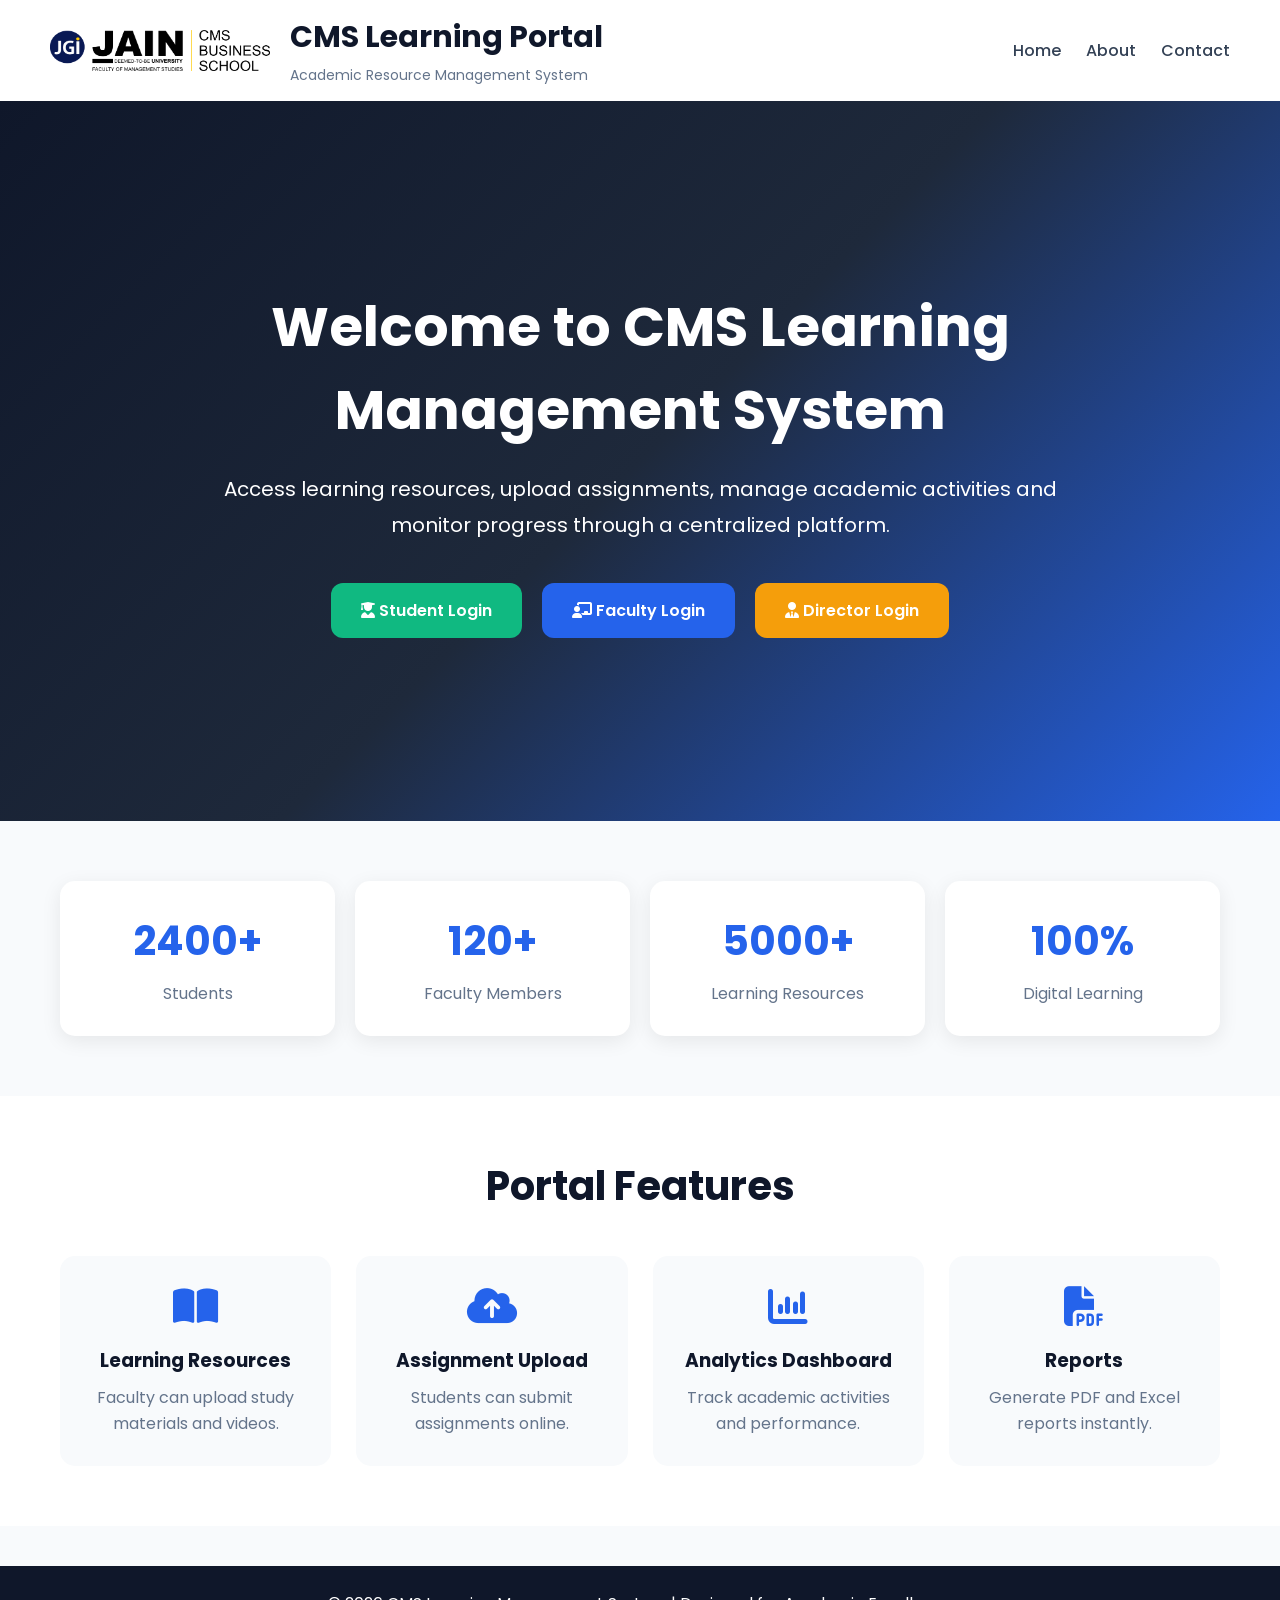
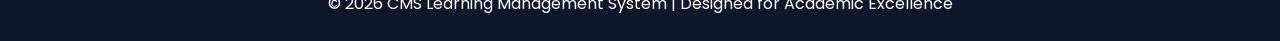
<file: jgi/index.html>
<!DOCTYPE html>
<html lang="en">
<head>
<meta charset="UTF-8">
<meta name="viewport" content="width=device-width, initial-scale=1.0">
<title>CMS Learning Management Portal</title>

<link rel="stylesheet" href="css/style.css">

<link href="https://fonts.googleapis.com/css2?family=Poppins:wght@300;400;500;600;700&display=swap" rel="stylesheet">

<link rel="stylesheet"
href="https://cdnjs.cloudflare.com/ajax/libs/font-awesome/6.5.2/css/all.min.css">

</head>
<body>

<header>
   <div class="logo-section">

       <img src="CMS New Logo (2).png"
         alt="CMS Logo"
         class="cms-logo">
    

    <div class="portal-title">
        <h2>CMS Learning Portal</h2>
        <p>Academic Resource Management System</p>
    </div>

</div>

    <nav>
        <a href="#">Home</a>
        <a href="#">About</a>
        <a href="#">Contact</a>
    </nav>
</header>

<section class="hero">

    <div class="hero-content">
        <h1>Welcome to CMS Learning Management System</h1>

        <p>
            Access learning resources, upload assignments,
            manage academic activities and monitor progress
            through a centralized platform.
        </p>

        <div class="button-group">

            <a href="pages/student-login.html" class="btn student">
                <i class="fa-solid fa-user-graduate"></i>
                Student Login
            </a>

            <a href="pages/faculty-login.html" class="btn faculty">
                <i class="fa-solid fa-chalkboard-user"></i>
                Faculty Login
            </a>

            <a href="pages/director-login.html" class="btn director">
                <i class="fa-solid fa-user-tie"></i>
                Director Login
            </a>

        </div>
    </div>

</section>

<section class="stats">

    <div class="card">
        <h2>2400+</h2>
        <p>Students</p>
    </div>

    <div class="card">
        <h2>120+</h2>
        <p>Faculty Members</p>
    </div>

    <div class="card">
        <h2>5000+</h2>
        <p>Learning Resources</p>
    </div>

    <div class="card">
        <h2>100%</h2>
        <p>Digital Learning</p>
    </div>

</section>

<section class="features">

    <h2>Portal Features</h2>

    <div class="feature-grid">

        <div class="feature-box">
            <i class="fa-solid fa-book-open"></i>
            <h3>Learning Resources</h3>
            <p>Faculty can upload study materials and videos.</p>
        </div>

        <div class="feature-box">
            <i class="fa-solid fa-cloud-arrow-up"></i>
            <h3>Assignment Upload</h3>
            <p>Students can submit assignments online.</p>
        </div>

        <div class="feature-box">
            <i class="fa-solid fa-chart-column"></i>
            <h3>Analytics Dashboard</h3>
            <p>Track academic activities and performance.</p>
        </div>

        <div class="feature-box">
            <i class="fa-solid fa-file-pdf"></i>
            <h3>Reports</h3>
            <p>Generate PDF and Excel reports instantly.</p>
        </div>

    </div>

</section>

<footer>

    <p>
        © 2026 CMS Learning Management System |
        Designed for Academic Excellence
    </p>

</footer>

</body>
</html>
</file>
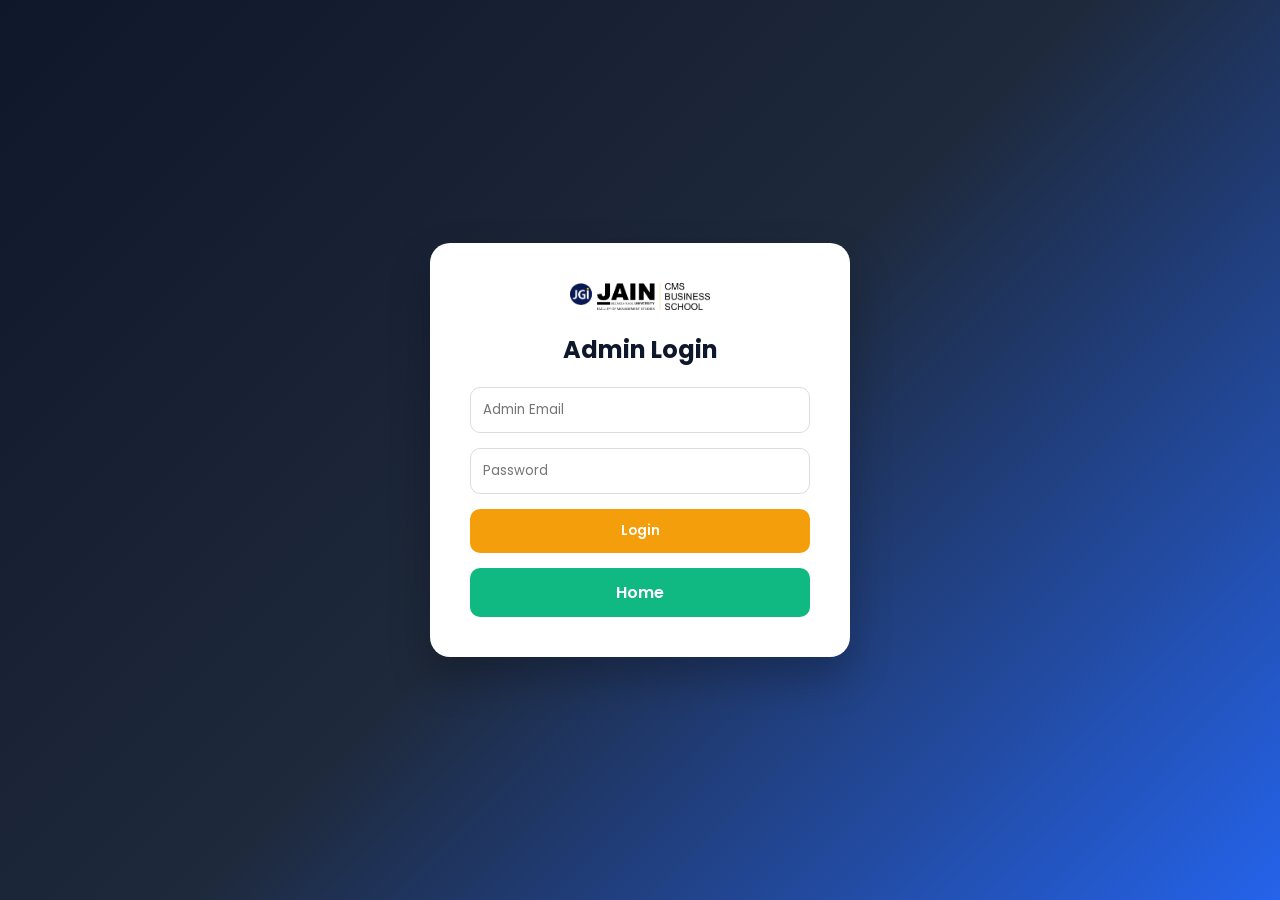
<file: jgi/dashboard/director.html>
<!DOCTYPE html>
<html lang="en">

<head>

<meta charset="UTF-8">
<meta name="viewport"
content="width=device-width, initial-scale=1.0">

<title>Admin Dashboard</title>

<link href="https://fonts.googleapis.com/css2?family=Poppins:wght@300;400;500;600;700&display=swap" rel="stylesheet">

<link rel="stylesheet"
href="https://cdnjs.cloudflare.com/ajax/libs/font-awesome/6.5.2/css/all.min.css">

<style>

*{
margin:0;
padding:0;
box-sizing:border-box;
font-family:'Poppins',sans-serif;
}

body{
background:#f4f7fb;
display:flex;
}

.sidebar{
width:280px;
background:#0f172a;
height:100vh;
position:fixed;
overflow-y:auto;
}

.logo-section{
text-align:center;
padding:20px;
}

.logo-section img{
width:140px;
}

.logo-section h2{
color:white;
margin-top:10px;
}

.sidebar a{
display:block;
padding:15px 25px;
color:white;
text-decoration:none;
}

.sidebar a:hover{
background:#2563eb;
}

.main{
margin-left:280px;
padding:30px;
width:100%;
}

.header,
.card{
background:white;
padding:25px;
border-radius:15px;
box-shadow:0 3px 10px rgba(0,0,0,.08);
margin-bottom:20px;
}

.header h1{
color:#0f172a;
}

.stats{
display:grid;
grid-template-columns:repeat(auto-fit,minmax(220px,1fr));
gap:20px;
margin-bottom:20px;
}

.stat-card{
background:white;
padding:25px;
border-radius:15px;
text-align:center;
box-shadow:0 3px 10px rgba(0,0,0,.08);
}

.stat-card h2{
color:#2563eb;
font-size:36px;
}

table{
width:100%;
border-collapse:collapse;
}

table th,
table td{
padding:12px;
border:1px solid #ddd;
text-align:left;
}

.download{
background:#10b981;
color:white;
padding:10px 15px;
border:none;
border-radius:8px;
cursor:pointer;
margin-right:10px;
}

</style>

</head>

<body>

<div class="sidebar">

<div class="logo-section">

<img
src="CMS New Logo w.png">

<h2>CMS LMS</h2>

</div>

<a href="../index.html">
<i class="fa fa-home"></i>
Home
</a>

<a href="#">
<i class="fa fa-chart-line"></i>
Dashboard
</a>

<a href="#">
<i class="fa fa-users"></i>
Students
</a>

<a href="#">
<i class="fa fa-user-tie"></i>
Faculty
</a>

<a href="#">
<i class="fa fa-star"></i>
Feedback Analytics
</a>

<a href="#">
<i class="fa fa-file"></i>
Reports
</a>

<a href="#"
onclick="logout()">

<i class="fa fa-sign-out"></i>
Logout

</a>

</div>

<div class="main">

<div class="header">

<h1 id="directorName">
Welcome Director
</h1>

<p>
Institution Learning Management Analytics Dashboard
</p>

</div>

<div class="stats">

<div class="stat-card">
<h2>1200</h2>
<p>Total Students</p>
</div>

<div class="stat-card">
<h2>45</h2>
<p>Total Faculty</p>
</div>

<div class="stat-card">
<h2>320</h2>
<p>Assignments Uploaded</p>
</div>

<div class="stat-card">
<h2>2870</h2>
<p>Student Submissions</p>
</div>

</div>

<div class="card">

<h2>Faculty Feedback Analytics</h2>

<table>

<tr>
<th>Faculty</th>
<th>Average Rating</th>
<th>Feedback Count</th>
</tr>

<tr>
<td>Dr. Praveen Gujjar</td>
<td>4.8</td>
<td>320</td>
</tr>

<tr>
<td>Dr. Harsha</td>
<td>4.6</td>
<td>280</td>
</tr>

<tr>
<td>Dr. Krishna Koppa</td>
<td>4.7</td>
<td>250</td>
</tr>

</table>

</div>

<div class="card">

<h2>Reports</h2>

<button class="download">
Download Excel Report
</button>

<button class="download">
Download PDF Report
</button>

</div>

</div>

<script>

const director =
localStorage.getItem(
"directorEmail"
);

if(!director){

window.location.href=
"../pages/director-login.html";

}

document.getElementById(
"directorName"
).innerHTML=
"Welcome : " + director;

function logout(){

localStorage.removeItem(
"directorEmail"
);

window.location.href=
"../pages/director-login.html";

}

</script>

</body>
</html>
</file>
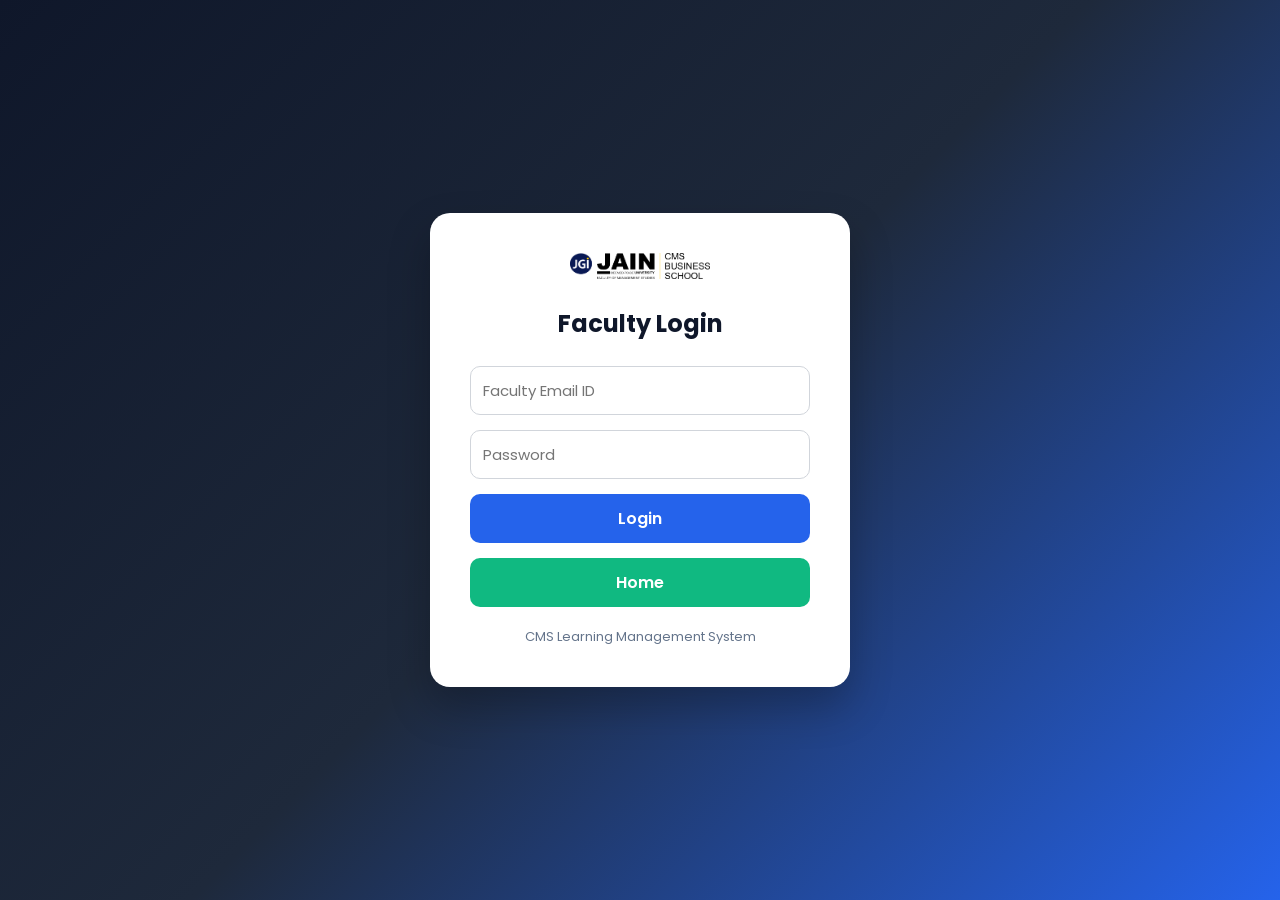
<file: jgi/dashboard/faculty.html>
<!DOCTYPE html>

<html lang="en">

<head>

<meta charset="UTF-8">
<meta name="viewport" content="width=device-width, initial-scale=1.0">

<title>Faculty Dashboard | CMS LMS</title>

<link href="https://fonts.googleapis.com/css2?family=Poppins:wght@300;400;500;600;700&display=swap" rel="stylesheet">

<link rel="stylesheet" href="https://cdnjs.cloudflare.com/ajax/libs/font-awesome/6.5.2/css/all.min.css">

<style>

*{
margin:0;
padding:0;
box-sizing:border-box;
font-family:'Poppins',sans-serif;
}

body{
background:#f4f7fb;
display:flex;
}

/* Sidebar */

.sidebar{
width:270px;
background:#0f172a;
height:100vh;
position:fixed;
left:0;
top:0;
overflow-y:auto;
padding-top:20px;
}

.logo-section{
text-align:center;
margin-bottom:25px;
}

.logo-section img{
width:140px;
height:auto;
object-fit:contain;
margin-bottom:10px;
}

.logo-section h2{
color:white;
font-size:22px;
}

.sidebar a{
display:block;
padding:15px 25px;
color:white;
text-decoration:none;
transition:.3s;
}

.sidebar a:hover{
background:#2563eb;
}

.sidebar i{
margin-right:10px;
}

/* Main */

.main{
margin-left:270px;
padding:30px;
width:100%;
}

.header{
background:white;
padding:20px;
border-radius:15px;
box-shadow:0 3px 10px rgba(0,0,0,.08);
margin-bottom:25px;
}

.header h1{
color:#0f172a;
}

.card{
background:white;
padding:25px;
border-radius:15px;
box-shadow:0 3px 10px rgba(0,0,0,.08);
margin-bottom:25px;
}

.card h2{
color:#2563eb;
margin-bottom:15px;
}

input,
textarea{
width:100%;
padding:12px;
border:1px solid #ddd;
border-radius:8px;
margin-bottom:15px;
}

textarea{
height:120px;
resize:none;
}

button{
background:#10b981;
color:white;
border:none;
padding:12px 25px;
border-radius:8px;
cursor:pointer;
font-weight:600;
}

button:hover{
opacity:.9;
}

.assignment,
.resource,
.submission{
display:flex;
justify-content:space-between;
align-items:center;
padding:15px;
background:#f8fafc;
border-radius:10px;
margin-bottom:10px;
}

.download-btn{
background:#2563eb;
color:white;
padding:8px 15px;
border-radius:8px;
text-decoration:none;
}

.stat{
padding:15px;
background:#f8fafc;
border-radius:10px;
margin-bottom:10px;
}

.success{
color:green;
margin-top:10px;
}

@media(max-width:768px){

body{
flex-direction:column;
}

.sidebar{
position:relative;
width:100%;
height:auto;
}

.main{
margin-left:0;
}

.assignment,
.resource,
.submission{
flex-direction:column;
align-items:flex-start;
gap:10px;
}

}

</style>

</head>

<body>

<div class="sidebar">

<div class="logo-section">

<img
src="CMS New Logo w.png"
alt="CMS Logo">

<h2>CMS LMS</h2>

</div>

<a href="../index.html">
<i class="fa fa-home"></i>
Home
</a>

<a href="#">
<i class="fa fa-gauge"></i>
Dashboard
</a>

<a href="#assignmentSection">
<i class="fa fa-file-circle-plus"></i>
Assignments
</a>

<a href="#resourceSection">
<i class="fa fa-folder-open"></i>
Resources
</a>

<a href="#submissionSection">
<i class="fa fa-users"></i>
Student Submissions
</a>

<a href="#feedbackSection">
<i class="fa fa-star"></i>
Feedback
</a>

<a href="#" onclick="logout()">
<i class="fa fa-right-from-bracket"></i>
Logout
</a>

</div>

<div class="main">

<div class="header">

<h1 id="welcomeFaculty">
Welcome Faculty
</h1>

<p>
Faculty Learning Management Dashboard
</p>

</div>

<!-- Upload Assignment -->

<div class="card" id="assignmentSection">

<h2>Upload Assignment Question</h2>

<input
type="text"
placeholder="Assignment Title">

<input
type="file"
id="assignmentFile">

<button onclick="uploadAssignment()">
Upload Assignment
</button>

<p id="assignmentStatus"></p>

</div>

<!-- Upload Resources -->

<div class="card" id="resourceSection">

<h2>Upload Resource Material</h2>

<input
type="text"
placeholder="Resource Title">

<input
type="file"
id="resourceFile">

<button onclick="uploadResource()">
Upload Resource
</button>

<p id="resourceStatus"></p>

</div>

<!-- Uploaded Resources -->

<div class="card">

<h2>Available Resources</h2>

<div class="resource">

<span>
No resources uploaded yet.
</span>

</div>

</div>

<!-- Student Submissions -->

<div class="card" id="submissionSection">

<h2>Student Submissions</h2>

<div class="submission">

<span>
No student submissions available.
</span>

</div>

</div>

<!-- Feedback -->

<div class="card" id="feedbackSection">

<h2>Faculty Feedback Summary</h2>

<div class="stat">

Average Rating : <strong>4.8 / 5</strong>

</div>

<div class="stat">

Total Feedback : <strong>145</strong>

</div>

<div class="stat">

Positive Feedback : <strong>92%</strong>

</div>

</div>

</div>

<script>

/* SESSION CHECK */

const faculty =
localStorage.getItem(
"facultyEmail"
);

if(!faculty){

window.location.href =
"../pages/faculty-login.html";

}

/* SHOW USER */

document.getElementById(
"welcomeFaculty"
).innerHTML =
"Welcome : " + faculty;

/* LOGOUT */

function logout(){

localStorage.removeItem(
"facultyEmail"
);

window.location.href =
"../pages/faculty-login.html";

}

/* ASSIGNMENT */

function uploadAssignment(){

const file =
document.getElementById(
"assignmentFile"
).files[0];

if(!file){

alert(
"Please select an assignment file."
);

return;

}

document.getElementById(
"assignmentStatus"
).innerHTML =
"<span class='success'>Assignment uploaded successfully.</span>";

}

/* RESOURCE */

function uploadResource(){

const file =
document.getElementById(
"resourceFile"
).files[0];

if(!file){

alert(
"Please select a resource file."
);

return;

}

document.getElementById(
"resourceStatus"
).innerHTML =
"<span class='success'>Resource uploaded successfully.</span>";

}

</script>

</body>
</html>
</file>
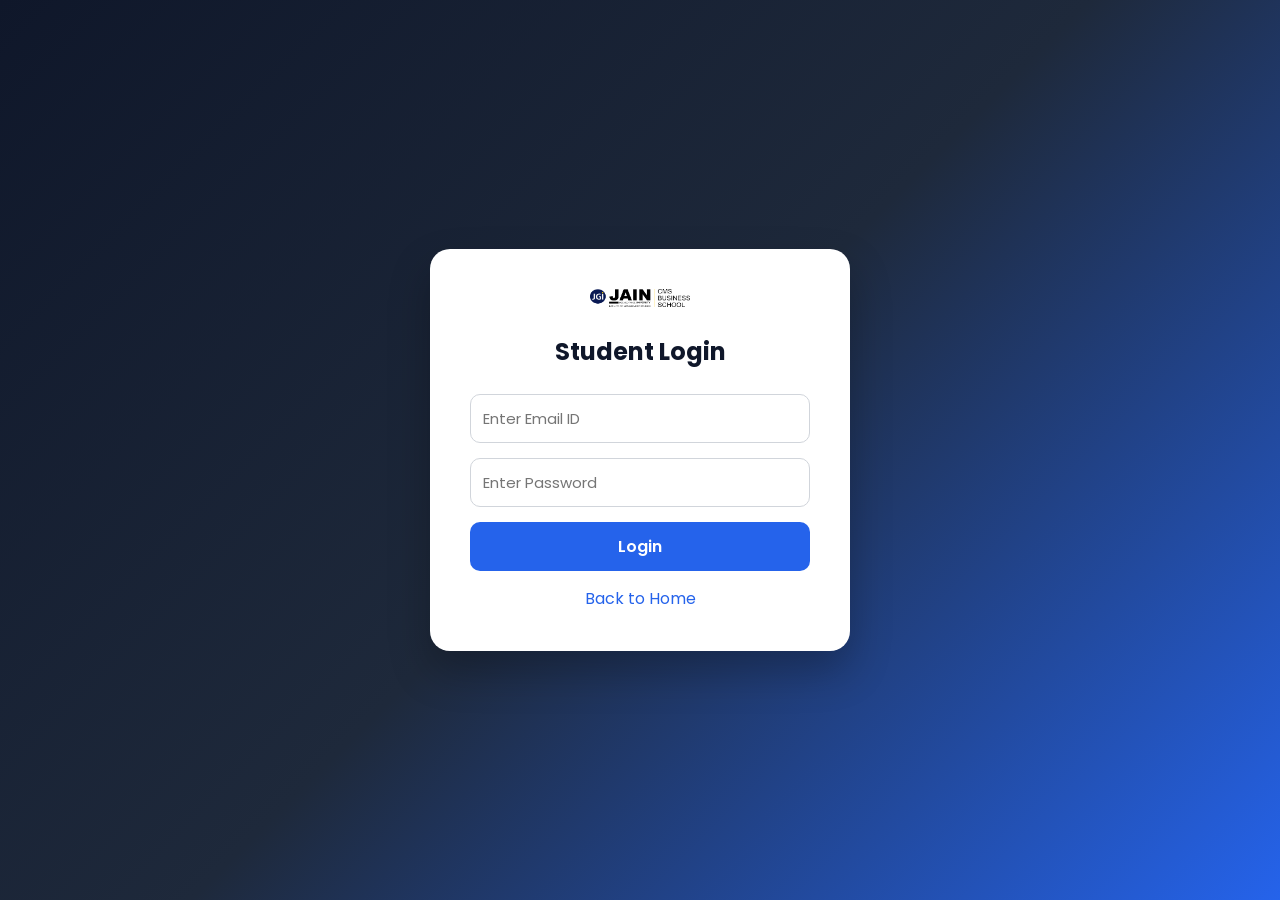
<file: jgi/dashboard/student.html>
<!DOCTYPE html>
<html lang="en">

<head>

<meta charset="UTF-8">
<meta name="viewport" content="width=device-width, initial-scale=1.0">

<title>Student Dashboard</title>

<link href="https://fonts.googleapis.com/css2?family=Poppins:wght@300;400;500;600;700&display=swap" rel="stylesheet">

<link rel="stylesheet" href="https://cdnjs.cloudflare.com/ajax/libs/font-awesome/6.5.2/css/all.min.css">

<style>

*{
margin:0;
padding:0;
box-sizing:border-box;
font-family:'Poppins',sans-serif;
}

body{
background:#f4f7fb;
display:flex;
}

/* Sidebar */

.sidebar{
width:260px;
background:#0f172a;
height:100vh;
position:fixed;
left:0;
top:0;
padding-top:20px;
overflow-y:auto;
}

.sidebar h2{
color:white;
text-align:center;
margin-bottom:30px;
}

.sidebar a{
display:block;
padding:15px 25px;
color:white;
text-decoration:none;
transition:.3s;
}

.sidebar a:hover{
background:#2563eb;
}

.sidebar i{
margin-right:10px;
}

/* Main Content */

.main{
margin-left:260px;
padding:30px;
width:100%;
}

.header{
background:white;
padding:20px;
border-radius:15px;
box-shadow:0 3px 10px rgba(0,0,0,.08);
margin-bottom:25px;
}

.header h1{
color:#0f172a;
}

/* Cards */

.card{
background:white;
padding:25px;
border-radius:15px;
box-shadow:0 3px 10px rgba(0,0,0,.08);
margin-bottom:25px;
}

.card h2{
margin-bottom:15px;
color:#2563eb;
}

/* Assignments */

.assignment{
display:flex;
justify-content:space-between;
align-items:center;
padding:15px;
background:#f8fafc;
border-radius:10px;
margin-bottom:10px;
}

.download-btn{
background:#2563eb;
color:white;
padding:8px 15px;
border-radius:8px;
text-decoration:none;
}

/* Upload */

input[type=file]{
width:100%;
padding:12px;
border:1px solid #ddd;
border-radius:8px;
margin-bottom:15px;
}

button{
background:#10b981;
color:white;
border:none;
padding:12px 25px;
border-radius:8px;
cursor:pointer;
}

/* Feedback */

select,
textarea{
width:100%;
padding:12px;
border:1px solid #ddd;
border-radius:8px;
margin-bottom:15px;
}

textarea{
height:120px;
resize:none;
}

.feedback-btn{
background:#f59e0b;
}

/* Resources */

.resource{
padding:15px;
background:#f8fafc;
margin-bottom:10px;
border-radius:10px;
display:flex;
justify-content:space-between;
align-items:center;
}

.success{
color:green;
margin-top:10px;
}

.info{
color:#64748b;
}

/* Mobile */

@media(max-width:768px){

body{
flex-direction:column;
}

.sidebar{
position:relative;
width:100%;
height:auto;
}

.main{
margin-left:0;
}

.assignment,
.resource{
flex-direction:column;
align-items:flex-start;
gap:10px;
}

}

</style>

</head>

<body>

<!-- Sidebar -->

<div class="sidebar">

<h2>CMS LMS</h2>

<a href="#"><i class="fa fa-home"></i> Dashboard</a>

<a href="#"><i class="fa fa-book"></i> Assignments</a>

<a href="#"><i class="fa fa-upload"></i> Upload Assignment</a>

<a href="#"><i class="fa fa-file"></i> Resources</a>

<a href="#"><i class="fa fa-star"></i> Feedback</a>

<a href="#"><i class="fa fa-user"></i> Profile</a>

<a href="#" onclick="logout()">
<i class="fa fa-sign-out"></i> Logout
</a>

</div>

<!-- Main -->

<div class="main">

<div class="header">

<h1 id="welcomeUser">
Welcome Student
</h1>

<p>
Learning Management System Dashboard
</p>

</div>

<!-- Assignments -->

<div class="card">

<h2>Assignment Questions</h2>

<div id="assignmentContainer">

<p class="info">
No assignments uploaded by faculty yet.
</p>

</div>

</div>

<!-- Upload Assignment -->

<div class="card">

<h2>Upload Assignment</h2>

<input
type="file"
id="assignmentFile">

<button onclick="uploadAssignment()">
Upload Assignment
</button>

<p id="uploadStatus"></p>

</div>

<!-- Resources -->

<div class="card">

<h2>Resource Materials</h2>

<div class="resource">

<span>
Business Analytics Notes.pdf
</span>

<a href="#"
class="download-btn">
View
</a>

</div>

<div class="resource">

<span>
Machine Learning PPT.pptx
</span>

<a href="#"
class="download-btn">
View
</a>

</div>

<div class="resource">

<span>
Case Study Repository.xlsx
</span>

<a href="#"
class="download-btn">
View
</a>

</div>

</div>

<!-- Feedback -->

<div class="card">

<h2>Faculty Feedback</h2>

<select id="faculty">

<option value="">
Select Faculty
</option>

<option>
Dr Harsha
</option>

<option>
Dr Shalu
</option>

<option>
Dr Trina
</option>

</select>

<select id="rating">

<option value="">
Select Rating
</option>

<option>5 - Excellent</option>
<option>4 - Very Good</option>
<option>3 - Good</option>
<option>2 - Average</option>
<option>1 - Poor</option>

</select>

<textarea
id="comments"
placeholder="Enter comments here">
</textarea>

<button
class="feedback-btn"
onclick="submitFeedback()">

Submit Feedback

</button>

<p id="feedbackStatus"></p>

</div>

</div>

<script>

/* =====================
   LOGIN CHECK
===================== */

const student =
localStorage.getItem(
"studentEmail"
);

if(!student){

window.location.href =
"../pages/student-login.html";

}

document.getElementById(
"welcomeUser"
).innerHTML =
"Welcome : " + student;

/* =====================
   LOGOUT
===================== */

function logout(){

localStorage.removeItem(
"studentEmail"
);

window.location.href =
"../pages/student-login.html";

}

/* =====================
   ASSIGNMENTS
===================== */

/*
Faculty uploads will later
come from Google Drive
or Google Sheet
*/

const assignments = [];

/* Example

const assignments = [

{
name:"Business Analytics Assignment.pdf",
link:"#"
},

{
name:"Machine Learning Case Study.docx",
link:"#"
}

];

*/

const container =
document.getElementById(
"assignmentContainer"
);

if(assignments.length > 0){

container.innerHTML = "";

assignments.forEach(a=>{

container.innerHTML +=

`<div class="assignment">

<span>${a.name}</span>

<a href="${a.link}"
class="download-btn">

Download

</a>

</div>`;

});

}

/* =====================
   UPLOAD ASSIGNMENT
===================== */

function uploadAssignment(){

const file =
document.getElementById(
"assignmentFile"
).files[0];

if(!file){

alert(
"Please select a file."
);

return;

}

document.getElementById(
"uploadStatus"
).innerHTML =
"Assignment uploaded successfully.";

}

/* =====================
   FEEDBACK
===================== */

function submitFeedback(){

const faculty =
document.getElementById(
"faculty"
).value;

const rating =
document.getElementById(
"rating"
).value;

if(
faculty === "" ||
rating === ""
){

alert(
"Please complete all fields."
);

return;

}

document.getElementById(
"feedbackStatus"
).innerHTML =
"Feedback submitted successfully.";

document.getElementById(
"comments"
).value = "";

}

</script>

</body>
</html>
</file>
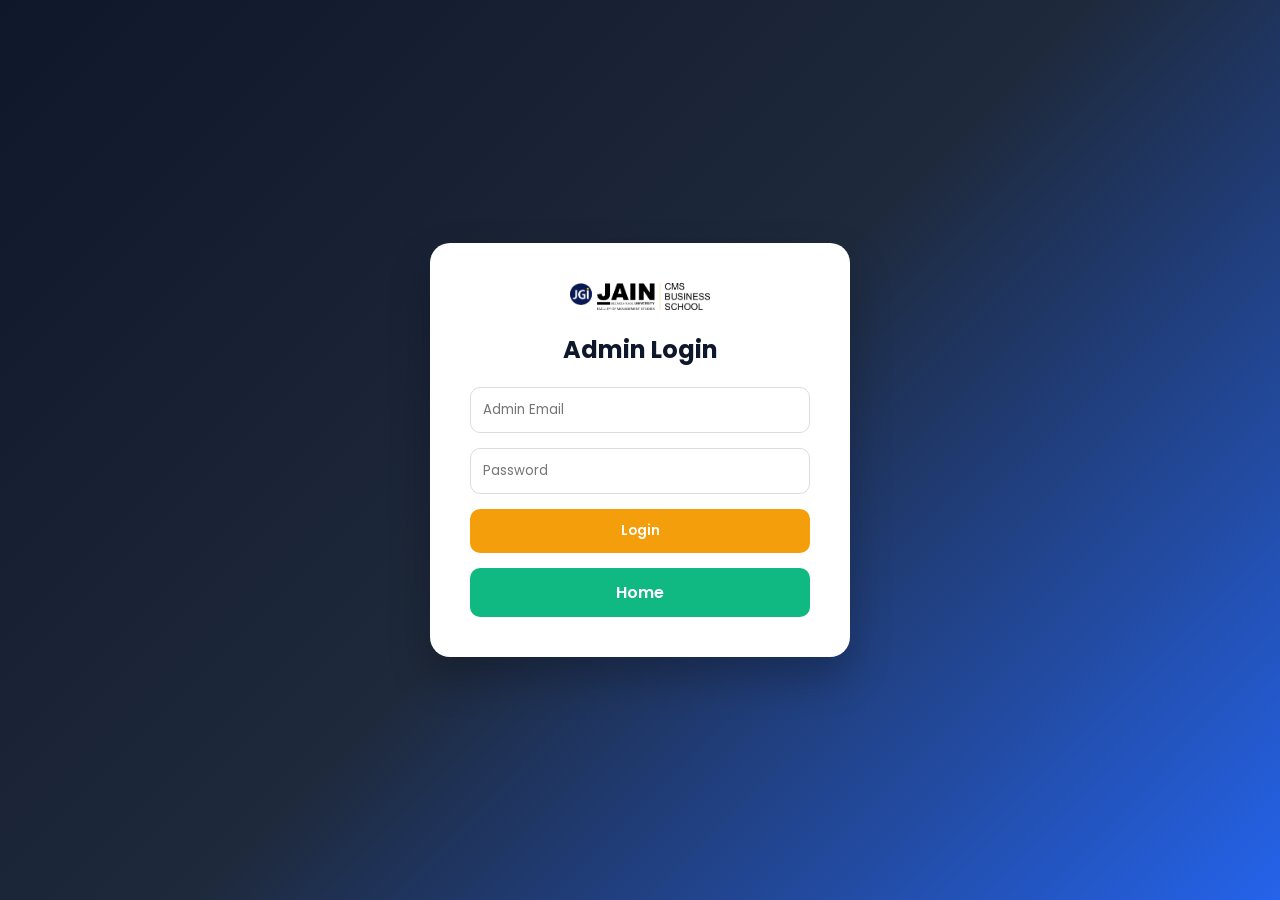
<file: jgi/pages/director-login.html>
<!DOCTYPE html>
<html lang="en">
<head>

<meta charset="UTF-8">
<meta name="viewport" content="width=device-width, initial-scale=1.0">

<title>Director Login | CMS LMS</title>

<link href="https://fonts.googleapis.com/css2?family=Poppins:wght@300;400;500;600;700&display=swap" rel="stylesheet">

<style>

*{
margin:0;
padding:0;
box-sizing:border-box;
font-family:'Poppins',sans-serif;
}

body{
height:100vh;
display:flex;
justify-content:center;
align-items:center;
background:linear-gradient(135deg,#0f172a,#1e293b,#2563eb);
}

.login-box{
width:420px;
background:white;
padding:40px;
border-radius:20px;
box-shadow:0 20px 40px rgba(0,0,0,.25);
text-align:center;
}

.logo{
width:140px;
margin-bottom:15px;
}

h2{
margin-bottom:20px;
color:#0f172a;
}

input{
width:100%;
padding:12px;
margin-bottom:15px;
border:1px solid #ddd;
border-radius:10px;
}

button{
width:100%;
padding:12px;
border:none;
background:#f59e0b;
color:white;
font-weight:600;
border-radius:10px;
cursor:pointer;
}

.home-btn{
display:block;
margin-top:15px;
padding:12px;
background:#10b981;
color:white;
text-decoration:none;
border-radius:10px;
font-weight:600;
}

.error{
color:red;
margin-top:10px;
}

</style>

</head>

<body>

<div class="login-box">

<img
src="CMS New Logo (2).png"
class="logo">

<h2>Admin Login</h2>

<input
type="email"
id="email"
placeholder="Admin Email">

<input
type="password"
id="password"
placeholder="Password">

<button onclick="loginDirector()">
Login
</button>

<a
href="../index.html"
class="home-btn">
Home
</a>

<p id="msg"></p>

</div>

<script>

async function loginDirector(){

const email =
document.getElementById("email")
.value.trim().toLowerCase();

const password =
document.getElementById("password")
.value.trim();

const response =
await fetch("../data/admin.json");

const users =
await response.json();

const user =
users.find(u=>

u.email.toLowerCase()===email &&
u.password===password

);

if(user){

localStorage.setItem(
"directorEmail",
email
);

window.location.href=
"../dashboard/director.html";

}
else{

document.getElementById(
"msg"
).innerHTML=
"<span class='error'>Invalid Login</span>";

}

}

</script>

</body>
</html>
</file>
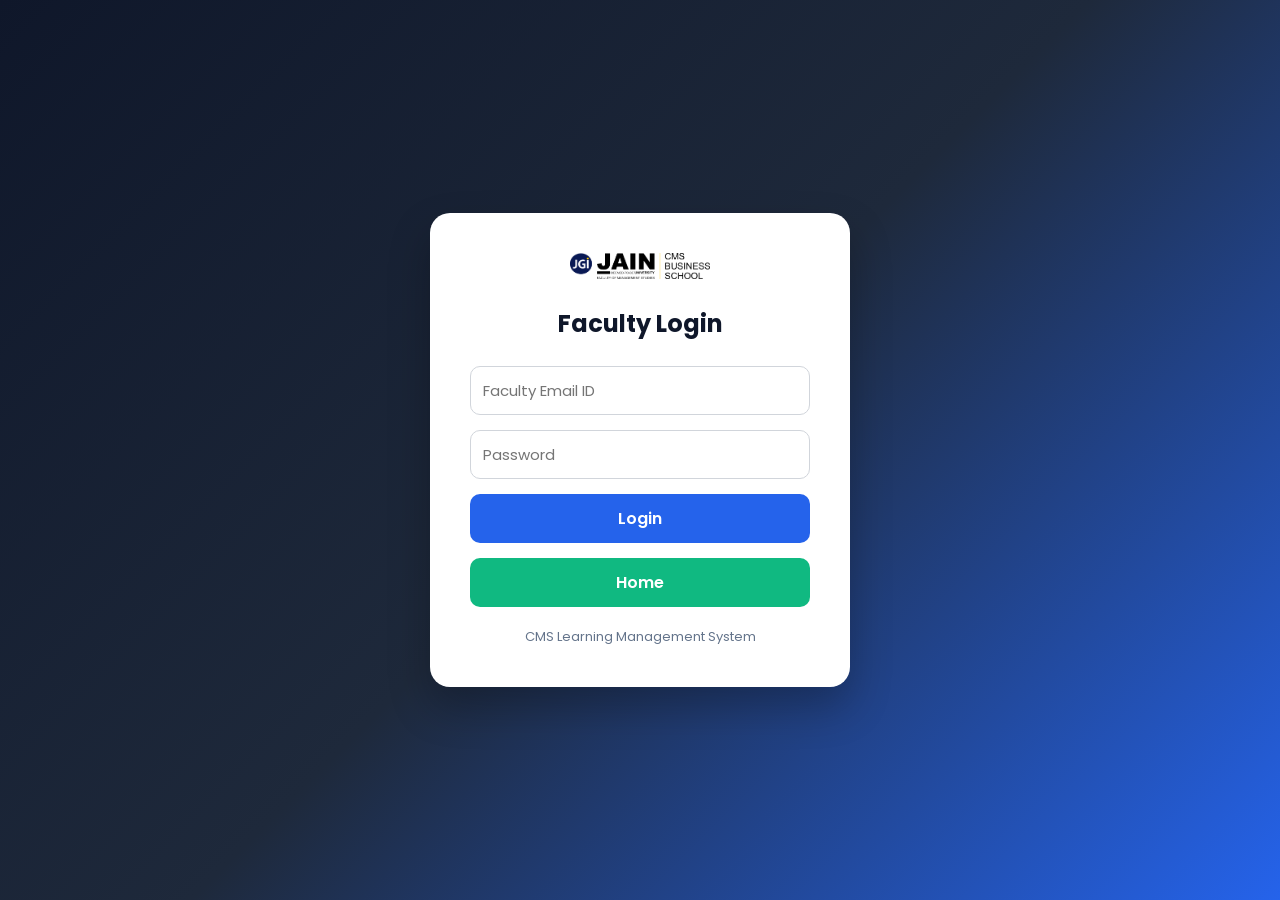
<file: jgi/pages/faculty-login.html>
<!DOCTYPE html>

<html lang="en">

<head>

<meta charset="UTF-8">
<meta name="viewport" content="width=device-width, initial-scale=1.0">

<title>Faculty Login | CMS LMS</title>

<link href="https://fonts.googleapis.com/css2?family=Poppins:wght@300;400;500;600;700&display=swap" rel="stylesheet">

<style>

*{
margin:0;
padding:0;
box-sizing:border-box;
font-family:'Poppins',sans-serif;
}

body{

height:100vh;

display:flex;
justify-content:center;
align-items:center;

background:linear-gradient(
135deg,
#0f172a,
#1e293b,
#2563eb
);

padding:20px;

}

.login-container{

width:420px;

background:white;

padding:40px;

border-radius:20px;

box-shadow:0 20px 40px rgba(0,0,0,.25);

text-align:center;

}

.logo{

margin-bottom:20px;

}

.logo img{

width:140px;
height:auto;
object-fit:contain;

}

h2{

color:#0f172a;
margin-bottom:25px;

}

.input-group{

margin-bottom:15px;

}

input{

width:100%;

padding:12px;

border:1px solid #d1d5db;

border-radius:10px;

font-size:15px;

}

input:focus{

outline:none;
border-color:#2563eb;

}

.login-btn{

width:100%;

padding:12px;

background:#2563eb;

color:white;

border:none;

border-radius:10px;

font-size:16px;

font-weight:600;

cursor:pointer;

transition:.3s;

}

.login-btn:hover{

background:#1d4ed8;

}

.home-btn{

display:block;

margin-top:15px;

padding:12px;

background:#10b981;

color:white;

text-decoration:none;

border-radius:10px;

font-weight:600;

transition:.3s;

}

.home-btn:hover{

background:#059669;

}

.error{

margin-top:15px;
color:red;
font-size:14px;

}

.success{

margin-top:15px;
color:green;
font-size:14px;

}

.footer{

margin-top:20px;
font-size:13px;
color:#64748b;

}

@media(max-width:500px){

.login-container{

width:100%;
padding:25px;

}

.logo img{

width:110px;

}

}

</style>

</head>

<body>

<div class="login-container">

<div class="logo">

<img
src="CMS New Logo (2).png"
alt="CMS Logo">

</div>

<h2>Faculty Login</h2>

<div class="input-group">

<input
type="email"
id="email"
placeholder="Faculty Email ID">

</div>

<div class="input-group">

<input
type="password"
id="password"
placeholder="Password">

</div>

<button
class="login-btn"
onclick="loginFaculty()">

Login

</button>

<a
href="../index.html"
class="home-btn">

Home

</a>

<div id="message"></div>

<div class="footer">

CMS Learning Management System

</div>

</div>

<script>

async function loginFaculty(){

try{

const email =
document.getElementById("email")
.value
.trim()
.toLowerCase();

const password =
document.getElementById("password")
.value
.trim();

const response =
await fetch("../data/faculty.json");

if(!response.ok){

throw new Error(
"faculty.json not found"
);

}

const faculty =
await response.json();

const user =
faculty.find(f =>

f.email.toLowerCase() === email &&

f.password === password

);

if(user){

localStorage.setItem(
"facultyEmail",
email
);

document.getElementById(
"message"
).innerHTML =
'<div class="success">Login Successful...</div>';

setTimeout(()=>{

window.location.href =
"../dashboard/faculty.html";

},1000);

}
else{

document.getElementById(
"message"
).innerHTML =
'<div class="error">Invalid Email or Password</div>';

}

}
catch(error){

document.getElementById(
"message"
).innerHTML =
'<div class="error">Unable to load faculty.json</div>';

console.log(error);

}

}

</script>

</body>
</html>
</file>
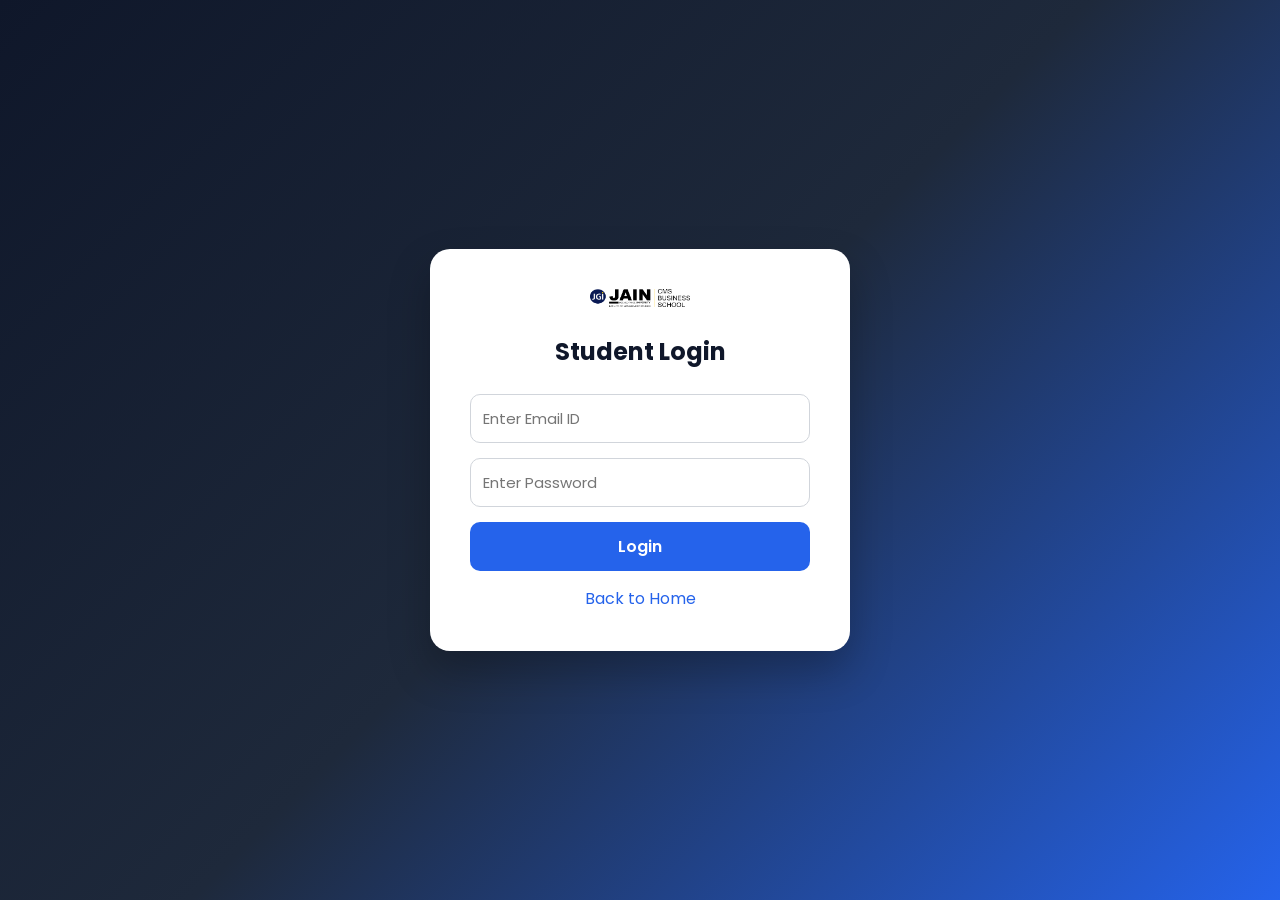
<file: jgi/pages/student-login.html>
<!DOCTYPE html>
<html lang="en">

<head>

<meta charset="UTF-8">

<meta name="viewport"
      content="width=device-width, initial-scale=1.0">

<title>Student Login</title>

<link href="https://fonts.googleapis.com/css2?family=Poppins:wght@300;400;500;600;700&display=swap"
      rel="stylesheet">

<style>

*{
margin:0;
padding:0;
box-sizing:border-box;
font-family:'Poppins',sans-serif;
}

body{
height:100vh;
display:flex;
justify-content:center;
align-items:center;
background:linear-gradient(
135deg,
#0f172a,
#1e293b,
#2563eb
);
}

.login-container{

width:420px;

background:white;

padding:40px;

border-radius:20px;

box-shadow:0 20px 40px rgba(0,0,0,.25);

}

.logo{

text-align:center;

margin-bottom:20px;

}

.logo img{

width:100px;

}

h2{

text-align:center;

margin-bottom:25px;

color:#0f172a;

}

.input-group{

margin-bottom:15px;

}

input{

width:100%;

padding:12px;

border:1px solid #d1d5db;

border-radius:10px;

font-size:15px;

}

input:focus{

outline:none;

border-color:#2563eb;

}

button{

width:100%;

padding:12px;

background:#2563eb;

color:white;

border:none;

border-radius:10px;

font-size:16px;

font-weight:600;

cursor:pointer;

transition:.3s;

}

button:hover{

background:#1d4ed8;

}

.error{

margin-top:15px;

text-align:center;

color:red;

font-size:14px;

}

.success{

margin-top:15px;

text-align:center;

color:green;

font-size:14px;

}

.back{

text-align:center;

margin-top:15px;

}

.back a{

text-decoration:none;

color:#2563eb;

}

</style>

</head>

<body>

<div class="login-container">

<div class="logo">

<img src="CMS New Logo (2).png"
     alt="CMS Logo">

</div>

<h2>Student Login</h2>

<div class="input-group">

<input type="email"
       id="email"
       placeholder="Enter Email ID">

</div>

<div class="input-group">

<input type="password"
       id="password"
       placeholder="Enter Password">

</div>

<button onclick="loginStudent()">
Login
</button>

<div id="message"></div>

<div class="back">

<a href="../index.html">
Back to Home
</a>

</div>

</div>

<script>

async function loginStudent(){

try{

const email =
document.getElementById("email")
.value
.trim()
.toLowerCase();

const password =
document.getElementById("password")
.value
.trim();

const response =
await fetch("../data/students.json");

if(!response.ok){

throw new Error(
"students.json not found"
);

}

const students =
await response.json();

const user =
students.find(student =>

student.email.toLowerCase()
=== email &&

student.password
=== password

);

if(user){

localStorage.setItem(
"studentEmail",
email
);

document.getElementById(
"message"
).innerHTML =
'<div class="success">Login Successful...</div>';

setTimeout(()=>{

window.location.href =
"../dashboard/student.html";

},1000);

}
else{

document.getElementById(
"message"
).innerHTML =
'<div class="error">Invalid Email or Password</div>';

}

}
catch(error){

document.getElementById(
"message"
).innerHTML =
'<div class="error">Unable to load students.json</div>';

console.log(error);

}

}

</script>

</body>
</html>
</file>
<file: jgi/css/style.css>
/* =========================
   GLOBAL STYLES
========================= */

*{
    margin:0;
    padding:0;
    box-sizing:border-box;
    font-family:'Poppins',sans-serif;
}

body{
    background:#f8fafc;
    color:#1e293b;
}

/* =========================
   HEADER
========================= */

header{
    display:flex;
    justify-content:space-between;
    align-items:center;
    padding:15px 50px;
    background:white;
    box-shadow:0 2px 10px rgba(0,0,0,0.08);
    flex-wrap:wrap;
}

.logo-section{
    display:flex;
    align-items:center;
    gap:20px;
}

/* JGI Logo */

.cms-logo{
    width:220px;
    height:auto;
    object-fit:cover;
    object-position:center center;
}

/* Portal Title */

.portal-title h2{
    margin:0;
    color:#0f172a;
    font-size:30px;
    font-weight:700;
}

.portal-title p{
    margin-top:5px;
    color:#64748b;
    font-size:14px;
}

/* Navigation */

nav{
    display:flex;
    align-items:center;
}

nav a{
    text-decoration:none;
    margin-left:25px;
    color:#334155;
    font-weight:500;
    transition:0.3s;
}

nav a:hover{
    color:#2563eb;
}

/* =========================
   HERO SECTION
========================= */

.hero{
    min-height:80vh;
    display:flex;
    justify-content:center;
    align-items:center;
    text-align:center;
    background:linear-gradient(
        135deg,
        #0f172a,
        #1e293b,
        #2563eb
    );
    color:white;
    padding:40px 20px;
}

.hero-content{
    max-width:900px;
}

.hero-content h1{
    font-size:55px;
    margin-bottom:20px;
}

.hero-content p{
    font-size:20px;
    line-height:1.8;
    margin-bottom:40px;
}

/* =========================
   BUTTONS
========================= */

.button-group{
    display:flex;
    justify-content:center;
    gap:20px;
    flex-wrap:wrap;
}

.btn{
    padding:15px 30px;
    border-radius:12px;
    text-decoration:none;
    font-weight:600;
    transition:0.3s;
}

.student{
    background:#10b981;
    color:white;
}

.faculty{
    background:#2563eb;
    color:white;
}

.director{
    background:#f59e0b;
    color:white;
}

.btn:hover{
    transform:translateY(-5px);
}

/* =========================
   STATS SECTION
========================= */

.stats{
    display:grid;
    grid-template-columns:repeat(auto-fit,minmax(220px,1fr));
    gap:20px;
    padding:60px;
}

.card{
    background:white;
    padding:30px;
    text-align:center;
    border-radius:15px;
    box-shadow:0 5px 20px rgba(0,0,0,0.08);
}

.card h2{
    font-size:40px;
    color:#2563eb;
    margin-bottom:10px;
}

.card p{
    font-size:16px;
    color:#64748b;
}

/* =========================
   FEATURES SECTION
========================= */

.features{
    padding:60px;
    background:white;
}

.features h2{
    text-align:center;
    font-size:40px;
    margin-bottom:40px;
    color:#0f172a;
}

.feature-grid{
    display:grid;
    grid-template-columns:repeat(auto-fit,minmax(250px,1fr));
    gap:25px;
}

.feature-box{
    padding:30px;
    border-radius:15px;
    background:#f8fafc;
    text-align:center;
    transition:0.3s;
}

.feature-box:hover{
    transform:translateY(-8px);
    box-shadow:0 10px 20px rgba(0,0,0,0.08);
}

.feature-box i{
    font-size:40px;
    color:#2563eb;
    margin-bottom:20px;
}

.feature-box h3{
    margin-bottom:10px;
    color:#0f172a;
}

.feature-box p{
    color:#64748b;
    line-height:1.6;
}

/* =========================
   FOOTER
========================= */

footer{
    background:#0f172a;
    color:white;
    text-align:center;
    padding:25px;
    margin-top:40px;
}

/* =========================
   MOBILE RESPONSIVE
========================= */

@media(max-width:992px){

    header{
        flex-direction:column;
        text-align:center;
        gap:15px;
    }

    nav{
        margin-top:10px;
    }

    nav a{
        margin:10px;
    }

    .cms-logo{
        width:280px;
    }

}

@media(max-width:768px){

    .hero-content h1{
        font-size:36px;
    }

    .hero-content p{
        font-size:16px;
    }

    .button-group{
        flex-direction:column;
        align-items:center;
    }

    .btn{
        width:250px;
    }

    .stats{
        padding:30px;
    }

    .features{
        padding:30px;
    }

    .features h2{
        font-size:30px;
    }

    .cms-logo{
        width:220px;
    }

}

@media(max-width:480px){

    .cms-logo{
        width:180px;
    }

    .portal-title h2{
        font-size:22px;
    }

    .portal-title p{
        font-size:12px;
    }

    .hero-content h1{
        font-size:28px;
    }

}
</file>
